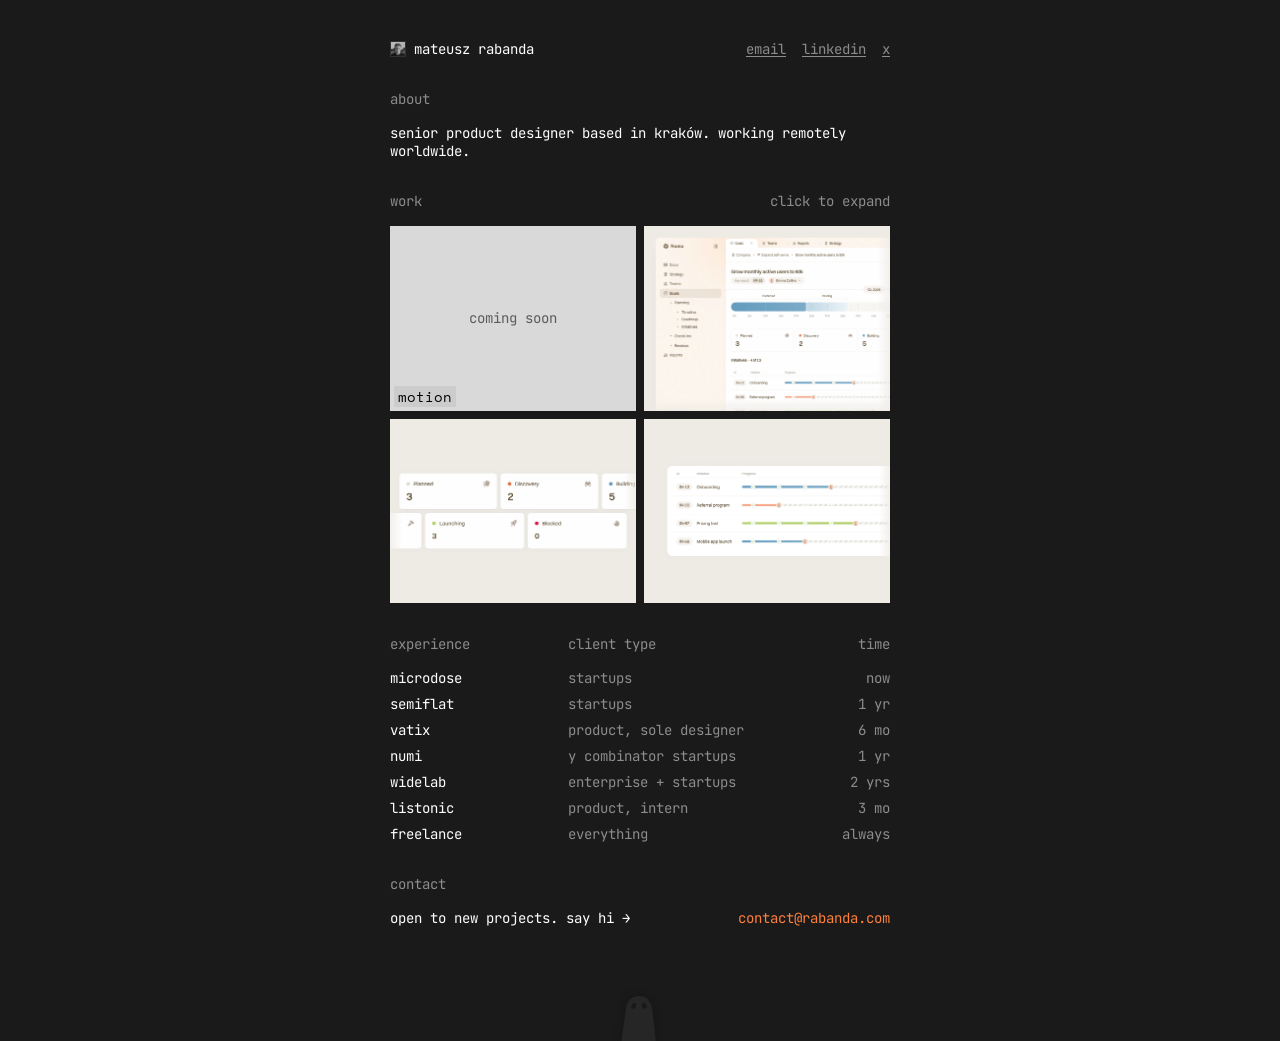
<file: index.html>
<!doctype html>
<html lang="en">
<head>
  <meta charset="utf-8">
  <meta name="viewport" content="width=device-width, initial-scale=1">
  <title>Mateusz Rabanda</title>
  <link rel="icon" href="favicon.ico" sizes="any">
  <link rel="icon" href="favicon-32.png" type="image/png" sizes="32x32">
  <link rel="apple-touch-icon" href="apple-touch-icon.png">
  <meta name="description" content="Senior product designer based in Kraków. Working remotely worldwide.">
  <link rel="preconnect" href="https://fonts.googleapis.com">
  <link rel="preconnect" href="https://fonts.gstatic.com" crossorigin>
  <link href="https://fonts.googleapis.com/css2?family=JetBrains+Mono:wght@400&family=Space+Mono&display=swap" rel="stylesheet">
  <link rel="stylesheet" href="styles.css?v=43">
  <script src="common.js?v=43" defer></script>
  <script src="main.js?v=43" defer></script>
</head>
<body>
  <div class="page" id="page">
    <div class="col">
      <header class="top">
        <div class="me">
          <span class="avatar"><img src="assets/avatar.webp" alt="" width="16" height="16"></span>
          mateusz rabanda
        </div>
        <nav class="links" aria-label="Social">
          <a href="mailto:contact@rabanda.com" data-copy="contact@rabanda.com">email</a>
          <a href="https://www.linkedin.com/in/rabanda/" target="_blank" rel="noopener">linkedin</a>
          <a href="https://x.com/mateusz_rabanda" target="_blank" rel="noopener">x</a>
        </nav>
      </header>

      <main>
        <section class="block">
          <h2 class="label">about</h2>
          <p>senior product designer based in kraków. working remotely worldwide.</p>
        </section>

        <section class="block" aria-labelledby="work-label">
          <div class="row label">
            <h2 id="work-label">work</h2>
            <span>click to expand</span>
          </div>

          <!-- Każda karta: data-title (nagłówek w lightboxie). Karta bez <img> zostaje szarym placeholderem z napisem „coming soon”.
               Przykład karty ze shotem:
               <li>
                 <button class="card" data-title="numa - key result details">
                   <img src="assets/shots/numa-key-result.webp" alt="Numa, key result details screen" draggable="false">
                 </button>
               </li> -->
          <ul class="grid" id="work">
            <li>
              <!-- Wideo: na karcie stoi na pierwszej klatce, gra dopiero po powiększeniu. -->
              <button class="card" data-title="export pipeline - sheet export">
                <video src="assets/shots/export-pipeline.mp4?v=3#t=0.001" width="1600" height="1200" muted loop playsinline preload="metadata" aria-label="Export pipeline: exporting a sheet with chosen columns and filters"></video>
                <span class="badge" aria-hidden="true">motion</span>
              </button>
            </li>
            <li>
              <button class="card" data-title="numa - key result details">
                <img src="assets/shots/numa-key-result.webp" alt="Numa, key result details: progress towards 50k monthly active users, initiative counts and initiative progress" draggable="false">
              </button>
            </li>
            <li>
              <button class="card" data-title="numa - key result details">
                <img src="assets/shots/numa-status.webp" alt="Numa, initiative status cards: planned, discovery, building, launching and blocked" draggable="false">
              </button>
            </li>
            <li>
              <button class="card" data-title="numa - key result details">
                <img src="assets/shots/numa-initiatives.webp" alt="Numa, initiatives table with milestone progress for onboarding, referral program, pricing test and mobile app launch" draggable="false">
              </button>
            </li>
          </ul>
        </section>

        <section class="block">
          <div class="xp xp-head label">
            <h2>experience</h2>
            <span>client type</span>
            <span>time</span>
          </div>
          <ul class="xp-list">
            <li class="xp"><span>microdose</span><span class="muted">startups</span><span class="muted">now</span></li>
            <li class="xp"><span>semiflat</span><span class="muted">startups</span><span class="muted">1 yr</span></li>
            <li class="xp"><span>vatix</span><span class="muted">product, sole designer</span><span class="muted">6 mo</span></li>
            <li class="xp"><span>numi</span><span class="muted">y combinator startups</span><span class="muted">1 yr</span></li>
            <li class="xp"><span>widelab</span><span class="muted">enterprise + startups</span><span class="muted">2 yrs</span></li>
            <li class="xp"><span>listonic</span><span class="muted">product, intern</span><span class="muted">3 mo</span></li>
            <li class="xp"><span>freelance</span><span class="muted">everything</span><span class="muted">always</span></li>
          </ul>
        </section>

        <section class="block">
          <h2 class="label">contact</h2>
          <p class="contact">
            <span>open to new projects. say hi →</span>
            <a class="accent" href="mailto:contact@rabanda.com">contact@rabanda.com</a>
          </p>
        </section>
      </main>
    </div>
  </div>

  <!-- Easter egg: a ghost peeking up from the very bottom of the page, leads to the ghost collection. -->
  <div class="peek">
    <a class="peek-ghost" href="ghosts.html" aria-label="secret ghost collection">
      <span class="peek-glow" aria-hidden="true"></span>
      <img class="ghost-img" src="assets/ghost.svg" alt="" draggable="false">
      <svg class="peek-arc" viewBox="-60 -60 120 120" aria-hidden="true">
        <path id="peek-arc" d="M -40.7 23.5 A 47 47 0 1 1 40.7 23.5" fill="none" />
        <text><textPath href="#peek-arc" startOffset="50%" text-anchor="middle">secret ghost collection</textPath></text>
      </svg>
    </a>
  </div>

  <p class="sr-only" id="announce" aria-live="polite"></p>

  <div class="tag cursor" id="cursor" aria-hidden="true">expaaand</div>

  <div class="lb" id="lb" role="dialog" aria-modal="true" aria-labelledby="lb-title" hidden>
    <div class="lb-inner">
      <div class="lb-head">
        <span id="lb-title"></span>
        <button class="lb-close" id="lb-close">close</button>
      </div>
      <img class="lb-img" id="lb-img" alt="">
      <video class="lb-img" id="lb-video" muted loop playsinline hidden></video>
      <div class="lb-ph" id="lb-ph" hidden>coming soon</div>
    </div>
  </div>
</body>
</html>
</file>
<file: styles.css>
:root {
  --bg: #1a1a1a;
  --fg: #fff;
  --muted: #8c8c8c;
  --placeholder: #d9d9d9;
  --on-placeholder: #5c5c5c;
  --accent: #fe803d;
  --selection: #c2561d;
  --lime: #befa0a;
  /* Design px from the 1440 x 900 Figma frame. 1px up to ~1600 x 900, then grows
     with the window (whichever of width or height is tighter), capped at 1.6x so
     big and ultrawide screens stay readable without blowing the page up. */
  --u: clamp(1px, min(100vw / 1600, 100vh / 900), 1.6px);
  --col: calc(500 * var(--u));
  --ease: cubic-bezier(.22, .8, .2, 1);
  --mono: "JetBrains Mono", ui-monospace, Menlo, Consolas, monospace;
  --tag: "Space Mono", ui-monospace, monospace;
}

/* Hi-DPI screens (4K at 150%, Retina) are already enlarged by the OS, so growing
   the page on top of that makes it double-sized. Scale only plain 1x screens. */
@media (min-resolution: 1.25dppx) {
  :root { --u: 1px; }
}

* { box-sizing: border-box; }

html { background: var(--bg); }

/* Column layout so the ghost (.peek) sits at the bottom of short pages too. */
body {
  display: flex;
  flex-direction: column;
  min-height: 100svh;
  margin: 0;
  background: var(--bg);
  color: var(--fg);
  font: 400 calc(14 * var(--u))/normal var(--mono);
  -webkit-font-smoothing: antialiased;
  overflow-x: hidden;
}

h2, p, ul { margin: 0; padding: 0; font: inherit; }
ul { list-style: none; }
a { color: inherit; }
button { font: inherit; color: inherit; background: none; border: 0; padding: 0; cursor: pointer; }
/* Text selection in a darker shade of the accent orange. */
::selection { background: var(--selection); color: #fff; }

/* Focus ring only while navigating with Tab (html.tabbing, set in JS),
   not after arrow keys or programmatic focus. */
:focus-visible { outline: none; }
html.tabbing :focus-visible { outline: 1px solid var(--lime); outline-offset: 3px; }

.sr-only {
  position: absolute;
  width: 1px;
  height: 1px;
  overflow: hidden;
  clip-path: inset(50%);
  white-space: nowrap;
}

.page {
  flex: 1 0 auto;
  padding: calc(40 * var(--u)) calc(20 * var(--u)) calc(80 * var(--u));
}
/* The peeking ghost brings its own space below the content. */
.page:has(+ .peek) { padding-bottom: 0; }

.col {
  width: min(var(--col), 100%);
  margin-inline: auto;
}

.col, main {
  display: flex;
  flex-direction: column;
  gap: calc(32 * var(--u));
}

.block { display: flex; flex-direction: column; gap: calc(16 * var(--u)); }
.label, .muted { color: var(--muted); }

/* header */
.top {
  display: flex;
  justify-content: space-between;
  align-items: center;
}

.me {
  display: flex;
  align-items: center;
  gap: calc(8 * var(--u));
  text-decoration: none;
}

.avatar {
  position: relative;
  width: calc(16 * var(--u));
  height: calc(16 * var(--u));
  border: 1px solid rgba(255, 255, 255, .1);
}
.avatar img { display: block; width: 100%; height: 100%; object-fit: cover; }
.avatar::after {
  content: "";
  position: absolute;
  inset: 0;
  background: linear-gradient(135deg, rgba(255, 255, 255, 0) 0%, rgba(255, 255, 255, .1) 100%);
}

.links { display: flex; gap: calc(16 * var(--u)); color: var(--muted); }
.links a {
  text-underline-position: from-font;
  transition: color .2s;
}
.links a:hover { color: var(--fg); }

/* work */
/* "work" on the left, the hint on the right edge of the grid. */
.row {
  display: flex;
  justify-content: space-between;
  align-items: baseline;
}
/* Shots in a 2 x 2 grid as wide as the column, so every shot shows at once.
   One column on phones. */
.grid {
  display: grid;
  grid-template-columns: 1fr 1fr;
  gap: calc(8 * var(--u));
}

.card {
  position: relative;
  display: block;
  width: 100%;
  aspect-ratio: 4 / 3;
  overflow: hidden;
  background: var(--placeholder);
  transition: opacity .45s var(--ease), transform .25s var(--ease);
}
/* Brief press before the shot opens. */
.card.pressed { transform: scale(.98); transition-duration: .45s, .12s; }
.card img,
.card video {
  display: block;
  width: 100%;
  height: 100%;
  object-fit: cover;
  transition: transform .8s var(--ease);
}
.card:hover img,
.card:hover video { transform: scale(1.02); }
/* "motion" badge on video shots: grey chip 4px from the left and bottom edge. */
.card .badge {
  position: absolute;
  left: calc(4 * var(--u));
  bottom: calc(4 * var(--u));
  display: inline-flex;
  align-items: center;
  height: calc(21 * var(--u));
  padding: 0 calc(4 * var(--u));
  background: #ccc;
  color: #000;
  font: 400 calc(14 * var(--u))/normal var(--tag);
  pointer-events: none;
}

.card .soon {
  position: absolute;
  inset: 0;
  display: grid;
  place-items: center;
  color: var(--on-placeholder);
  pointer-events: none;
}

/* With a mouse, the hovered shot stays bright and the others dim. */
.card::after {
  content: "";
  position: absolute;
  inset: 0;
  background: var(--bg);
  opacity: 0;
  pointer-events: none;
  transition: opacity .5s var(--ease);
}
@media (hover: hover) {
  .grid:has(.card:hover) .card:not(:hover)::after { opacity: .45; }
}

/* experience */
.xp {
  display: grid;
  grid-template-columns: calc(177.5 * var(--u)) 1fr calc(55 * var(--u));
  min-height: calc(16 * var(--u));
}

/* Phones: columns sized in characters (longest entries: "experience",
   "product, sole designer", "always") with a 1ch gap, at 13px so a row
   still fits on a 360px-wide screen. */
@media (max-width: 480px) {
  .grid { grid-template-columns: 1fr; }
  .xp { grid-template-columns: 11ch 1fr 6ch; column-gap: 1ch; font-size: 13px; }
}
.xp > :last-child { text-align: right; }
/* Rows touch (padding instead of gap) so moving between them never leaves
   a dead zone that would flash the whole list back. */
.xp-list { display: flex; flex-direction: column; margin-block: calc(-4 * var(--u)); }
.xp-list .xp { padding-block: calc(4 * var(--u)); }

/* With a mouse, the hovered row turns fully white and the others fade back. */
@media (hover: hover) {
  .xp-list .xp { transition: opacity .3s var(--ease); }
  .xp-list .xp .muted { transition: color .3s var(--ease); }
  .xp-list:has(.xp:hover) .xp:not(:hover) { opacity: .35; }
  .xp-list .xp:hover .muted { color: var(--fg); }
}

/* contact */
.contact {
  display: flex;
  justify-content: space-between;
  flex-wrap: wrap;
  gap: calc(8 * var(--u)) calc(16 * var(--u));
}
.accent { color: var(--accent); text-decoration: none; }
.accent:hover { text-decoration: underline; text-underline-position: from-font; }

/* lime tag: cursor label and "copied" */
.tag {
  display: inline-flex;
  align-items: center;
  height: calc(21 * var(--u));
  padding: 0 calc(4 * var(--u));
  background: var(--tag-bg, var(--lime));
  color: #000;
  font: 400 calc(14 * var(--u))/normal var(--tag);
  white-space: nowrap;
  filter: drop-shadow(0 calc(2 * var(--u)) calc(2 * var(--u)) rgba(10, 10, 12, .06)) drop-shadow(0 calc(4 * var(--u)) calc(3 * var(--u)) rgba(10, 10, 12, .1));
}

/* The copied tag floats over the link, so the header never reflows. */
.links [data-copy] {
  position: relative;
  display: inline-block;
}
.links .tag {
  position: absolute;
  left: 50%;
  top: 50%;
  translate: -50% -50%;
  animation: swipe-in .28s var(--ease) both;
}
.links .tag.out { animation: swipe-out .22s cubic-bezier(.6, 0, .8, .4) both; }

/* Highlighter swipe: wipes in from the left, leaves to the right. */
@keyframes swipe-in {
  from { clip-path: inset(0 100% 0 0); }
  to { clip-path: inset(0 0 0 0); }
}
@keyframes swipe-out {
  from { clip-path: inset(0 0 0 0); }
  to { clip-path: inset(0 0 0 100%); }
}

.cursor {
  position: fixed;
  left: 0;
  top: 0;
  z-index: 30;
  pointer-events: none;
  opacity: 0;
  visibility: hidden;
  transition: opacity .15s, visibility 0s .15s;
  will-change: transform;
}
.cursor.on {
  opacity: 1;
  visibility: visible;
  transition: opacity .15s;
}

/* lightbox */
/* --sbw: scrollbar width, set in JS so hiding the scrollbar doesn't shift the page. */
body.lb-open { overflow: hidden; padding-right: var(--sbw, 0px); }
/* Other cards fade out one by one, starting next to the opened one (--d set in JS). */
body.lb-open .card:not(.is-open) {
  opacity: 0;
  transition: opacity .5s var(--ease) var(--d, 0s);
}

.lb {
  position: fixed;
  inset: 0;
  z-index: 20;
  display: grid;
  place-items: center;
  padding: calc(20 * var(--u));
  background: rgba(0, 0, 0, 0);
  transition: background .5s var(--ease), backdrop-filter .5s var(--ease);
}
.lb[hidden] { display: none; }
.lb.on {
  background: rgba(0, 0, 0, .1);
  backdrop-filter: blur(calc(2 * var(--u)));
  -webkit-backdrop-filter: blur(calc(2 * var(--u)));
}

.lb-inner {
  display: flex;
  flex-direction: column;
  gap: calc(8 * var(--u));
  /* --ar (width / height) is set per shot in JS, so portrait shots stay portrait.
     The view fills most of the window height, up to 1200px wide. */
  width: min(calc(1200 * var(--u)), 100%, (100svh - calc(160 * var(--u))) * var(--ar, 4 / 3));
}

.lb-head {
  display: flex;
  justify-content: space-between;
  align-items: center;
  opacity: 0;
}
/* Title and close fade in as the shot finishes growing, and vanish at once on close. */
.lb.on .lb-head { opacity: 1; transition: opacity .25s var(--ease) .5s; }
.lb-close { color: var(--muted); transition: color .2s; }
.lb-close:hover { color: var(--fg); }

.lb-ph {
  display: grid;
  place-items: center;
  width: 100%;
  aspect-ratio: var(--ar, 4 / 3);
  background: var(--placeholder);
  color: var(--on-placeholder);
  transform-origin: 0 0;
  will-change: transform, clip-path;
}
.lb-ph[hidden], .lb-img[hidden] { display: none; }

.lb-img {
  display: block;
  width: 100%;
  height: auto;
  transform-origin: 0 0;
  will-change: transform, clip-path;
}

/* ghosts: silhouette or photo in a 53.5 x 108 box; the image is larger by
   the soft shadow baked into it (offsets from the Figma export). */
.ghost-img {
  position: absolute;
  inset: calc(-8 * var(--u)) calc(-7.85 * var(--u)) calc(-8 * var(--u)) calc(-7.77 * var(--u));
  width: calc(100% + calc(15.62 * var(--u)));
  height: calc(100% + calc(16 * var(--u)));
  max-width: none;
  user-select: none;
  -webkit-user-select: none;
}

/* Ghost peeking up from the bottom of the page: only its top 45px show, and
   the clip ends the document there, so the page can't scroll any further. */
.peek {
  position: relative;
  flex: none;
  height: calc(114 * var(--u));
  overflow: clip;
}
.peek-ghost {
  position: absolute;
  left: 50%;
  top: calc(69 * var(--u));
  width: calc(53.5 * var(--u));
  height: calc(108 * var(--u));
  translate: -50% 0;
}
.peek-glow {
  position: absolute;
  left: calc(18 * var(--u));
  top: calc(14 * var(--u));
  width: calc(16 * var(--u));
  height: calc(16 * var(--u));
  background: #999;
  filter: blur(calc(24 * var(--u)));
  opacity: 0;
  transition: opacity .45s var(--ease);
}
/* "secret ghost collection" curls around the ghost's head on hover. */
.peek-arc {
  position: absolute;
  left: calc(50% - calc(60 * var(--u)));
  top: calc(-41 * var(--u));
  width: calc(120 * var(--u));
  height: calc(120 * var(--u));
  overflow: visible;
  pointer-events: none;
  fill: var(--muted);
  font: 400 calc(14 * var(--u)) var(--mono);
  opacity: 0;
  rotate: -25deg;
  transition: opacity .3s var(--ease), rotate .6s var(--ease);
}
.peek-ghost:hover .peek-arc,
.peek-ghost:focus-visible .peek-arc { opacity: 1; rotate: 0deg; }
.peek-ghost:hover .peek-glow,
.peek-ghost:focus-visible .peek-glow { opacity: 1; }
html.tabbing .peek-ghost:focus-visible { outline: none; }
/* Touch screens: the ghost is drawn by the fixed copy (.peek-tail, main.js) so it can
   carry on under a floating browser bar; the clipped one stays as the tap target. */
.peek-tailed .peek-ghost > .ghost-img { visibility: hidden; }
.peek-tail {
  position: fixed;
  left: 0;
  top: 0;
  width: calc(53.5 * var(--u));
  height: calc(108 * var(--u));
  pointer-events: none;
}

/* ghost page */
.back {
  display: flex;
  align-items: center;
  gap: calc(8 * var(--u));
  color: var(--muted);
  text-decoration: none;
  transition: color .2s;
}
/* The arrow is painted in the text colour, so it lights up together with "go back". */
.back-icon {
  width: calc(16 * var(--u));
  height: calc(16 * var(--u));
  background: currentColor;
  -webkit-mask: url(assets/arrow-left.svg) center / contain no-repeat;
  mask: url(assets/arrow-left.svg) center / contain no-repeat;
}
.back:hover { color: var(--fg); }

.museum {
  display: flex;
  justify-content: space-between;
}
.ghost {
  position: relative;
  width: calc(53.5 * var(--u));
  height: calc(108 * var(--u));
  transition: opacity .3s var(--ease);
}
/* The ghost under the pointer stays lit, the rest fade back. */
.museum:has(.ghost.on) .ghost:not(.on) { opacity: .35; }

/* Ghost details: a two-line tag above and to the right of the pointer. */
.ghost-tag {
  position: fixed;
  left: 0;
  top: 0;
  z-index: 30;
  flex-direction: column;
  align-items: flex-start;
  gap: calc(8 * var(--u));
  height: auto;
  --tag-bg: #ae8d58;
  pointer-events: none;
  opacity: 0;
  visibility: hidden;
  transition: opacity .15s, visibility 0s .15s;
  will-change: transform;
}
.ghost-tag.on { opacity: 1; visibility: visible; transition: opacity .15s; }
.ghost-tag > span { display: flex; gap: calc(32 * var(--u)); }

@media (prefers-reduced-motion: reduce) {
  *, *::before, *::after { transition-duration: 0s !important; animation-duration: 0s !important; }
}
</file>
